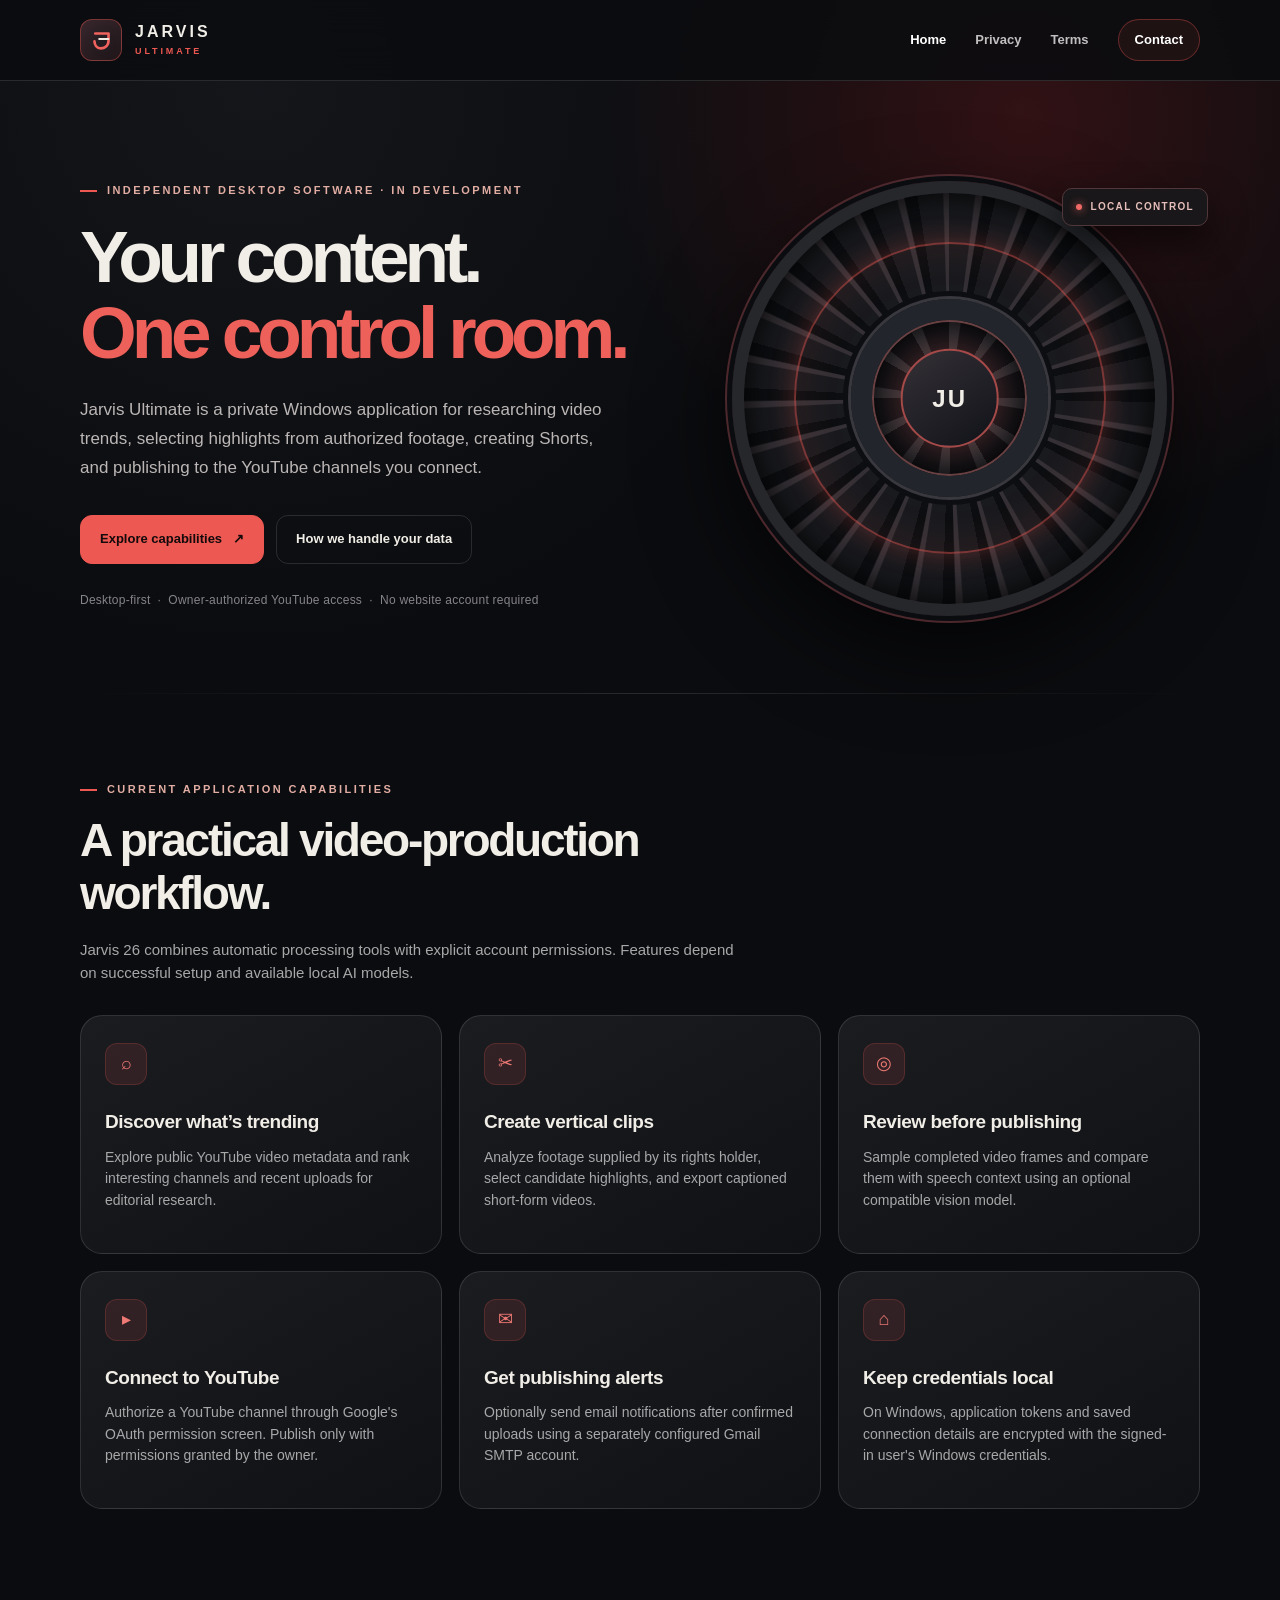
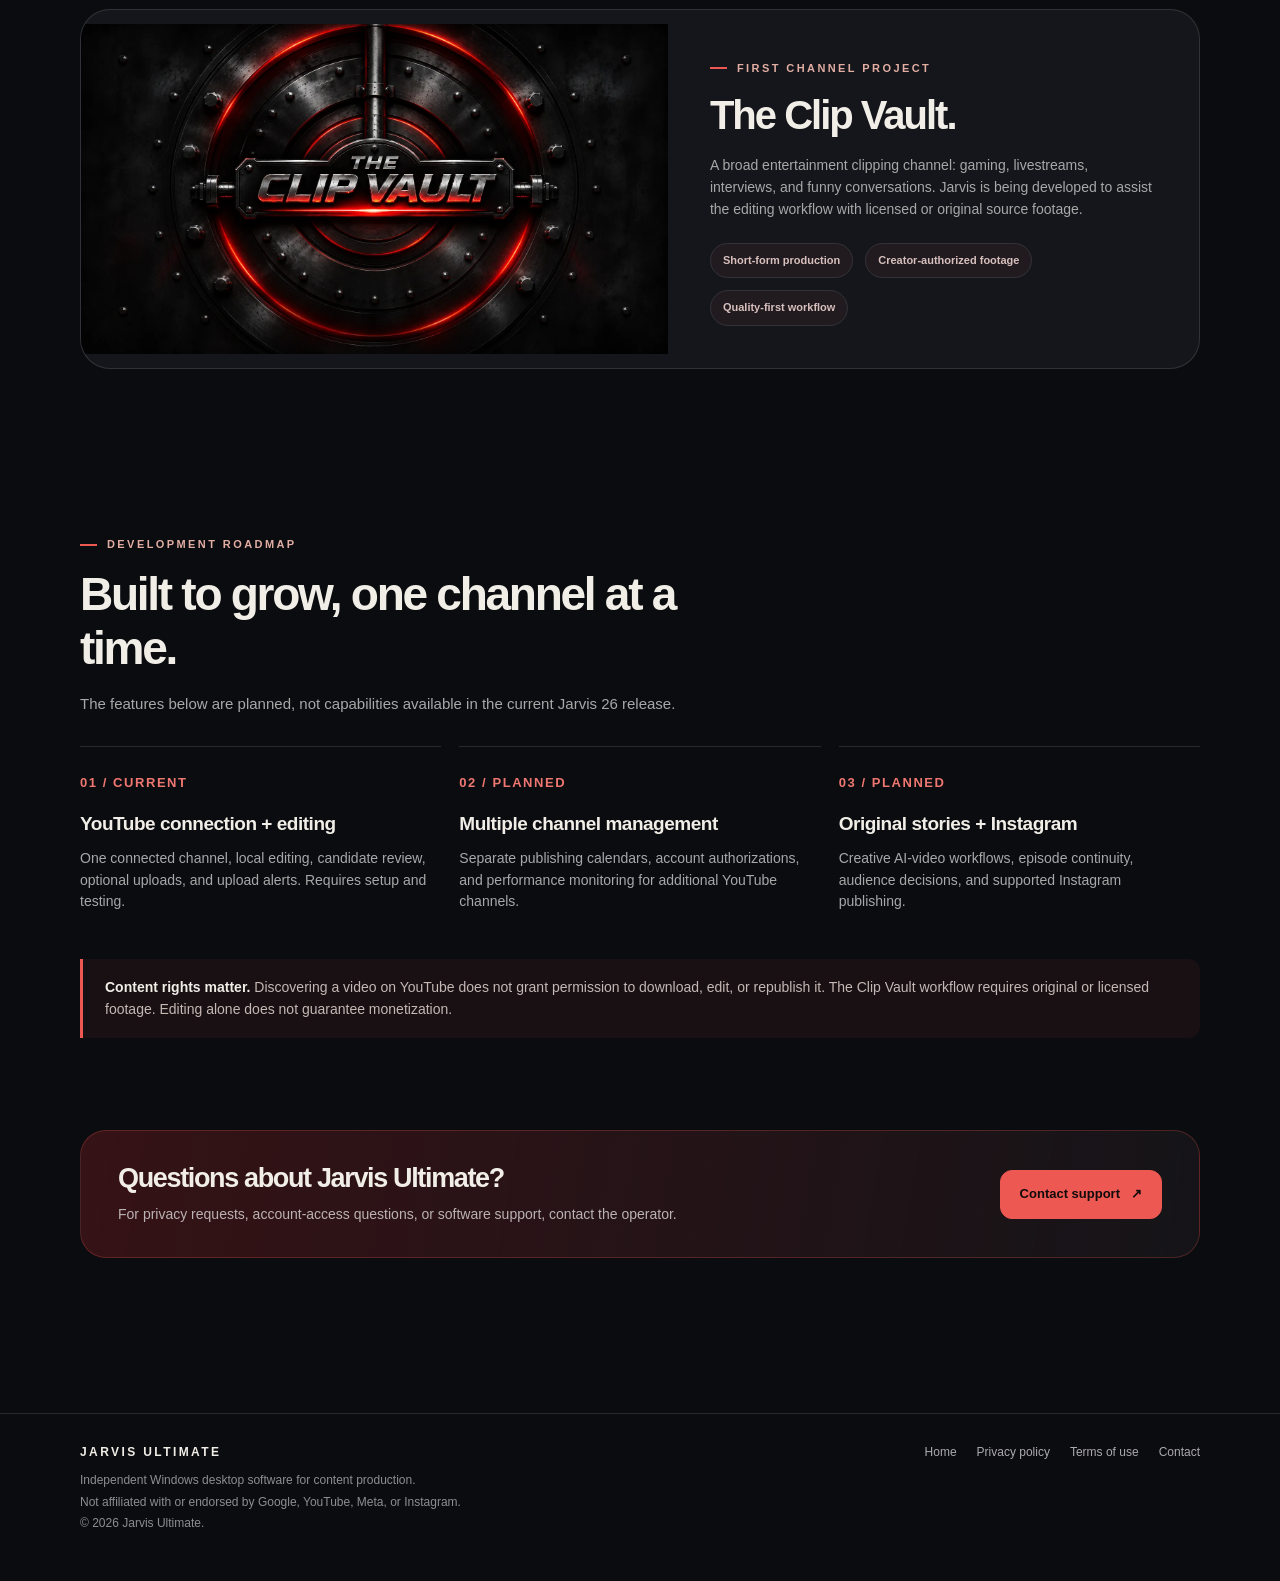
<file: index.html>
<!doctype html><html lang="en"><head><meta charset="utf-8"><meta name="viewport" content="width=device-width, initial-scale=1"><meta name="theme-color" content="#0b0c0f"><meta name="description" content="Jarvis Ultimate is an independent Windows desktop app for YouTube trend research, authorized-footage clipping, Shorts editing, and owner-approved publishing."><title>Jarvis Ultimate — Desktop Content Production</title><link rel="icon" type="image/svg+xml" href="assets/favicon.svg"><link rel="stylesheet" href="assets/site.css"></head><body><a class="skip" href="#main">Skip to content</a><header class="topbar"><div class="wrap nav"><a class="brand" href="index.html" aria-label="Jarvis Ultimate home"><span class="mark" aria-hidden="true"><svg viewBox="0 0 32 32" fill="none"><path d="M8 7H25V16C25 23 20 26 15 26C10 26 7 22 7 17" stroke="#ef625d" stroke-width="3.4" stroke-linecap="round" stroke-linejoin="round"/><path d="M13 14H25" stroke="#f1e9e2" stroke-width="2.5" stroke-linecap="round"/></svg></span><span class="brand-copy"><strong>JARVIS</strong><small>ULTIMATE</small></span></a><nav aria-label="Main navigation" class="nav-links"><a href="index.html" aria-current="page">Home</a><a href="privacy.html">Privacy</a><a href="terms.html">Terms</a><a class="nav-cta" href="index.html#contact">Contact</a></nav></div></header><main id="main"><section class="wrap hero"><div><span class="eyebrow">Independent desktop software · In development</span><h1>Your content.<br><span>One control room.</span></h1><p class="lead">Jarvis Ultimate is a private Windows application for researching video trends, selecting highlights from authorized footage, creating Shorts, and publishing to the YouTube channels you connect.</p><div class="hero-actions"><a class="btn btn-primary" href="#capabilities">Explore capabilities <span aria-hidden="true">↗</span></a><a class="btn btn-outline" href="privacy.html">How we handle your data</a></div><p class="micro">Desktop-first &nbsp;·&nbsp; Owner-authorized YouTube access &nbsp;·&nbsp; No website account required</p></div><div class="hero-art" aria-hidden="true"><div class="vault-ring"><div class="vault-center">JU</div></div><span class="orbit"><i></i> Local control</span></div></section>
<div class="wrap"><div class="divider"></div></div>
<section class="wrap section" id="capabilities"><div class="section-heading"><span class="eyebrow">Current application capabilities</span><h2>A practical video-production workflow.</h2><p>Jarvis 26 combines automatic processing tools with explicit account permissions. Features depend on successful setup and available local AI models.</p></div><div class="features"><article class="feature"><div class="feature-icon" aria-hidden="true">⌕</div><h3>Discover what’s trending</h3><p>Explore public YouTube video metadata and rank interesting channels and recent uploads for editorial research.</p></article><article class="feature"><div class="feature-icon" aria-hidden="true">✂</div><h3>Create vertical clips</h3><p>Analyze footage supplied by its rights holder, select candidate highlights, and export captioned short-form videos.</p></article><article class="feature"><div class="feature-icon" aria-hidden="true">◎</div><h3>Review before publishing</h3><p>Sample completed video frames and compare them with speech context using an optional compatible vision model.</p></article><article class="feature"><div class="feature-icon" aria-hidden="true">▸</div><h3>Connect to YouTube</h3><p>Authorize a YouTube channel through Google's OAuth permission screen. Publish only with permissions granted by the owner.</p></article><article class="feature"><div class="feature-icon" aria-hidden="true">✉</div><h3>Get publishing alerts</h3><p>Optionally send email notifications after confirmed uploads using a separately configured Gmail SMTP account.</p></article><article class="feature"><div class="feature-icon" aria-hidden="true">⌂</div><h3>Keep credentials local</h3><p>On Windows, application tokens and saved connection details are encrypted with the signed-in user's Windows credentials.</p></article></div></section>
<section class="wrap section" style="padding-top:20px"><div class="showcase"><div class="showcase-media"><img src="assets/clip-vault-art.webp" alt="The Clip Vault cinematic metallic bank vault artwork" loading="lazy"></div><div class="showcase-copy"><span class="eyebrow">First channel project</span><h2>The Clip Vault.</h2><p>A broad entertainment clipping channel: gaming, livestreams, interviews, and funny conversations. Jarvis is being developed to assist the editing workflow with licensed or original source footage.</p><div class="statline"><span>Short-form production</span><span>Creator-authorized footage</span><span>Quality-first workflow</span></div></div></div></section>
<section class="wrap section" id="roadmap"><div class="section-heading"><span class="eyebrow">Development roadmap</span><h2>Built to grow, one channel at a time.</h2><p>The features below are planned, not capabilities available in the current Jarvis 26 release.</p></div><div class="roadmap"><article class="step"><div class="stepnum">01 / CURRENT</div><h3>YouTube connection + editing</h3><p>One connected channel, local editing, candidate review, optional uploads, and upload alerts. Requires setup and testing.</p></article><article class="step"><div class="stepnum">02 / PLANNED</div><h3>Multiple channel management</h3><p>Separate publishing calendars, account authorizations, and performance monitoring for additional YouTube channels.</p></article><article class="step"><div class="stepnum">03 / PLANNED</div><h3>Original stories + Instagram</h3><p>Creative AI-video workflows, episode continuity, audience decisions, and supported Instagram publishing.</p></article></div><div class="notice" style="margin-top:32px"><strong>Content rights matter.</strong> Discovering a video on YouTube does not grant permission to download, edit, or republish it. The Clip Vault workflow requires original or licensed footage. Editing alone does not guarantee monetization.</div></section>
<section class="wrap section" id="contact" style="padding-top:12px"><div class="cta-band"><div><h2>Questions about Jarvis Ultimate?</h2><p>For privacy requests, account-access questions, or software support, contact the operator.</p></div><a class="btn btn-primary" href="mailto:CONTACT_EMAIL_HERE">Contact support <span aria-hidden="true">↗</span></a></div></section></main><footer class="footer"><div class="wrap footrow"><div><div style="font-size:12px;font-weight:850;letter-spacing:.20em;margin-bottom:8px">JARVIS ULTIMATE</div><small>Independent Windows desktop software for content production.<br>Not affiliated with or endorsed by Google, YouTube, Meta, or Instagram.<br>© 2026 Jarvis Ultimate.</small></div><nav aria-label="Footer links" class="footer-links"><a href="index.html">Home</a><a href="privacy.html">Privacy policy</a><a href="terms.html">Terms of use</a><a href="mailto:CONTACT_EMAIL_HERE">Contact</a></nav></div></footer></body></html>
</file>
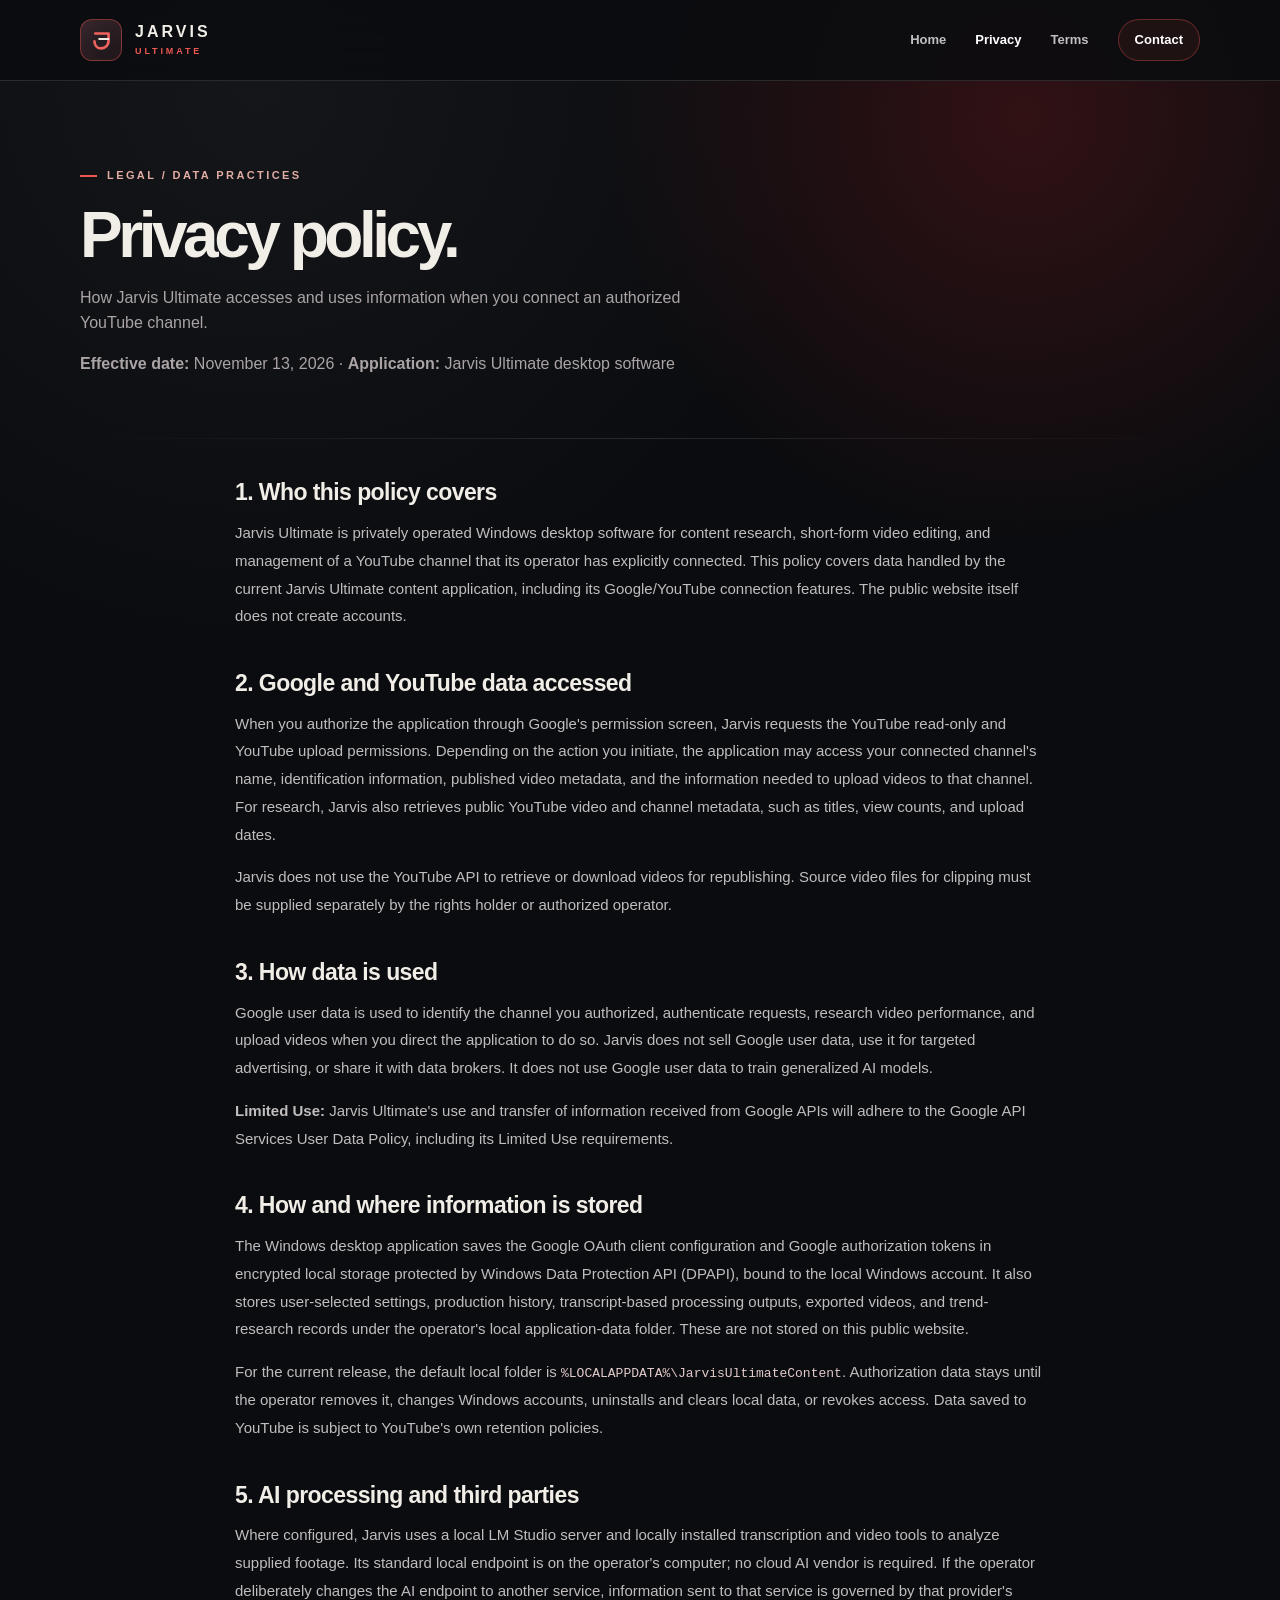
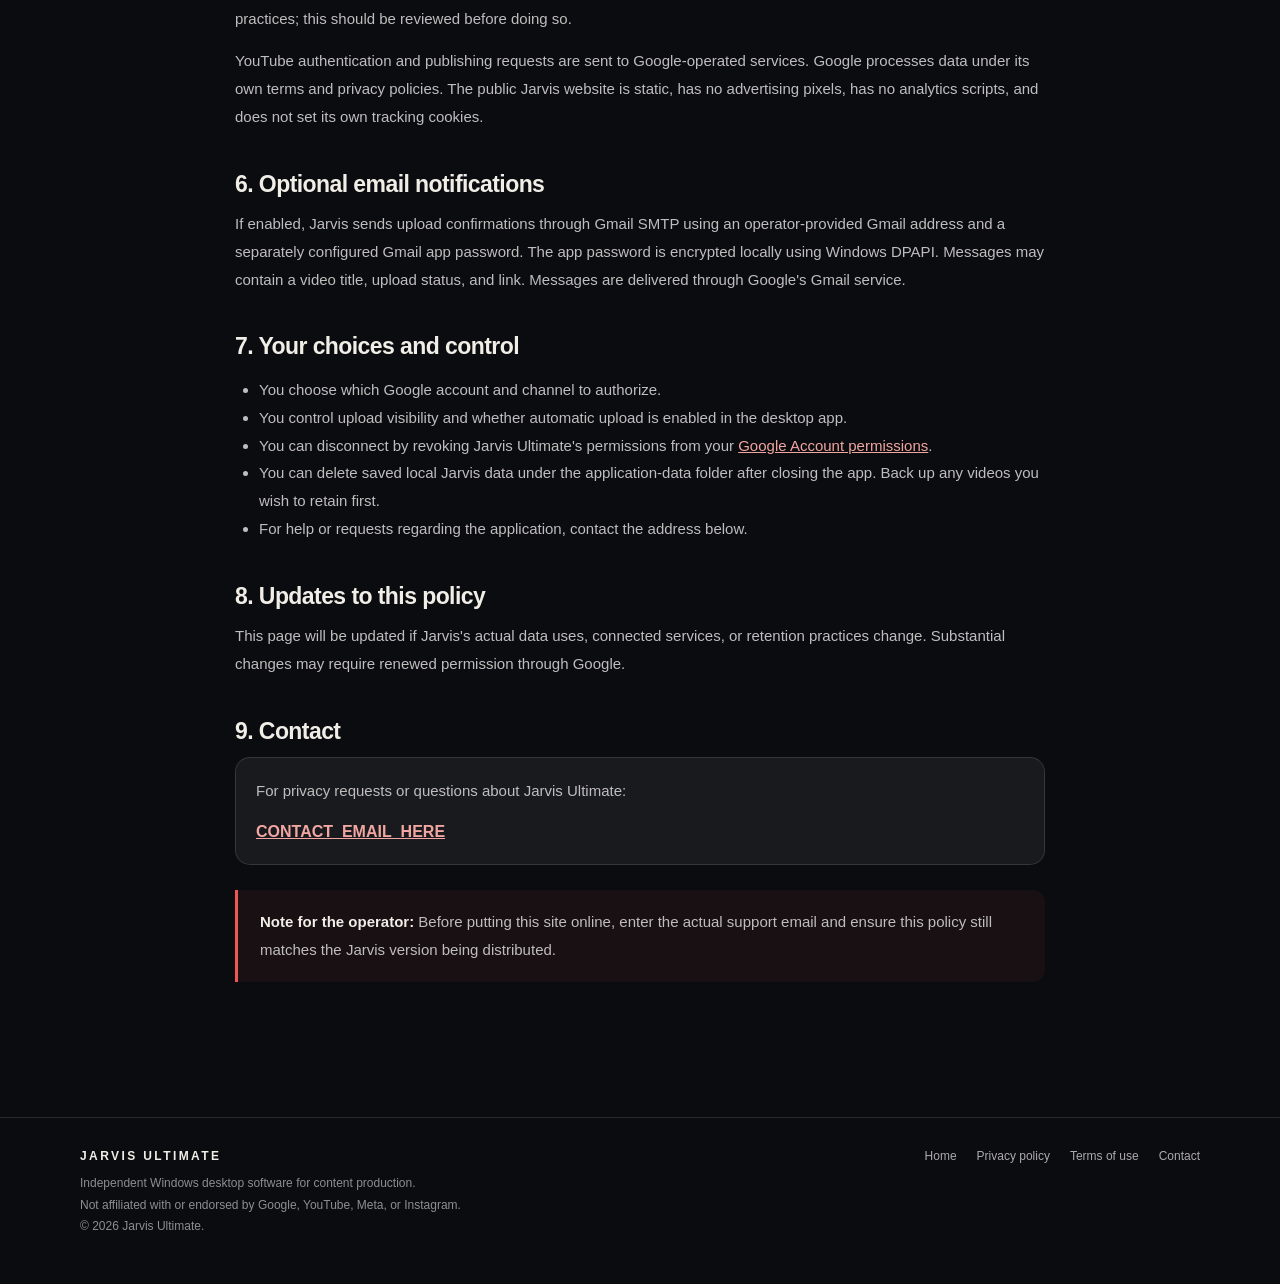
<file: privacy.html>
<!doctype html><html lang="en"><head><meta charset="utf-8"><meta name="viewport" content="width=device-width, initial-scale=1"><meta name="theme-color" content="#0b0c0f"><meta name="description" content="Privacy policy for Jarvis Ultimate, an independent Windows desktop application using Google OAuth and YouTube APIs."><title>Privacy Policy — Jarvis Ultimate</title><link rel="icon" type="image/svg+xml" href="assets/favicon.svg"><link rel="stylesheet" href="assets/site.css"></head><body><a class="skip" href="#main">Skip to content</a><header class="topbar"><div class="wrap nav"><a class="brand" href="index.html" aria-label="Jarvis Ultimate home"><span class="mark" aria-hidden="true"><svg viewBox="0 0 32 32" fill="none"><path d="M8 7H25V16C25 23 20 26 15 26C10 26 7 22 7 17" stroke="#ef625d" stroke-width="3.4" stroke-linecap="round" stroke-linejoin="round"/><path d="M13 14H25" stroke="#f1e9e2" stroke-width="2.5" stroke-linecap="round"/></svg></span><span class="brand-copy"><strong>JARVIS</strong><small>ULTIMATE</small></span></a><nav aria-label="Main navigation" class="nav-links"><a href="index.html">Home</a><a href="privacy.html" aria-current="page">Privacy</a><a href="terms.html">Terms</a><a class="nav-cta" href="index.html#contact">Contact</a></nav></div></header><main id="main"><div class="wrap"><div class="legal-head"><span class="eyebrow">Legal / Data practices</span><h1>Privacy policy.</h1><p>How Jarvis Ultimate accesses and uses information when you connect an authorized YouTube channel.</p><p><strong>Effective date:</strong> November 13, 2026 · <strong>Application:</strong> Jarvis Ultimate desktop software</p></div><div class="divider"></div><article class="legal"><h2>1. Who this policy covers</h2><p>Jarvis Ultimate is privately operated Windows desktop software for content research, short-form video editing, and management of a YouTube channel that its operator has explicitly connected. This policy covers data handled by the current Jarvis Ultimate content application, including its Google/YouTube connection features. The public website itself does not create accounts.</p><h2>2. Google and YouTube data accessed</h2><p>When you authorize the application through Google's permission screen, Jarvis requests the YouTube read-only and YouTube upload permissions. Depending on the action you initiate, the application may access your connected channel's name, identification information, published video metadata, and the information needed to upload videos to that channel. For research, Jarvis also retrieves public YouTube video and channel metadata, such as titles, view counts, and upload dates.</p><p>Jarvis does not use the YouTube API to retrieve or download videos for republishing. Source video files for clipping must be supplied separately by the rights holder or authorized operator.</p><h2>3. How data is used</h2><p>Google user data is used to identify the channel you authorized, authenticate requests, research video performance, and upload videos when you direct the application to do so. Jarvis does not sell Google user data, use it for targeted advertising, or share it with data brokers. It does not use Google user data to train generalized AI models.</p><p><strong>Limited Use:</strong> Jarvis Ultimate's use and transfer of information received from Google APIs will adhere to the Google API Services User Data Policy, including its Limited Use requirements.</p><h2>4. How and where information is stored</h2><p>The Windows desktop application saves the Google OAuth client configuration and Google authorization tokens in encrypted local storage protected by Windows Data Protection API (DPAPI), bound to the local Windows account. It also stores user-selected settings, production history, transcript-based processing outputs, exported videos, and trend-research records under the operator's local application-data folder. These are not stored on this public website.</p><p>For the current release, the default local folder is <code>%LOCALAPPDATA%\JarvisUltimateContent</code>. Authorization data stays until the operator removes it, changes Windows accounts, uninstalls and clears local data, or revokes access. Data saved to YouTube is subject to YouTube's own retention policies.</p><h2>5. AI processing and third parties</h2><p>Where configured, Jarvis uses a local LM Studio server and locally installed transcription and video tools to analyze supplied footage. Its standard local endpoint is on the operator's computer; no cloud AI vendor is required. If the operator deliberately changes the AI endpoint to another service, information sent to that service is governed by that provider's practices; this should be reviewed before doing so.</p><p>YouTube authentication and publishing requests are sent to Google-operated services. Google processes data under its own terms and privacy policies. The public Jarvis website is static, has no advertising pixels, has no analytics scripts, and does not set its own tracking cookies.</p><h2>6. Optional email notifications</h2><p>If enabled, Jarvis sends upload confirmations through Gmail SMTP using an operator-provided Gmail address and a separately configured Gmail app password. The app password is encrypted locally using Windows DPAPI. Messages may contain a video title, upload status, and link. Messages are delivered through Google's Gmail service.</p><h2>7. Your choices and control</h2><ul><li>You choose which Google account and channel to authorize.</li><li>You control upload visibility and whether automatic upload is enabled in the desktop app.</li><li>You can disconnect by revoking Jarvis Ultimate's permissions from your <a href="https://myaccount.google.com/permissions" rel="noopener noreferrer" target="_blank">Google Account permissions</a>.</li><li>You can delete saved local Jarvis data under the application-data folder after closing the app. Back up any videos you wish to retain first.</li><li>For help or requests regarding the application, contact the address below.</li></ul><h2>8. Updates to this policy</h2><p>This page will be updated if Jarvis's actual data uses, connected services, or retention practices change. Substantial changes may require renewed permission through Google.</p><h2>9. Contact</h2><div class="contact"><p>For privacy requests or questions about Jarvis Ultimate:</p><a href="mailto:CONTACT_EMAIL_HERE">CONTACT_EMAIL_HERE</a></div><p class="notice"><strong>Note for the operator:</strong> Before putting this site online, enter the actual support email and ensure this policy still matches the Jarvis version being distributed.</p></article></div></main><footer class="footer"><div class="wrap footrow"><div><div style="font-size:12px;font-weight:850;letter-spacing:.20em;margin-bottom:8px">JARVIS ULTIMATE</div><small>Independent Windows desktop software for content production.<br>Not affiliated with or endorsed by Google, YouTube, Meta, or Instagram.<br>© 2026 Jarvis Ultimate.</small></div><nav aria-label="Footer links" class="footer-links"><a href="index.html">Home</a><a href="privacy.html">Privacy policy</a><a href="terms.html">Terms of use</a><a href="mailto:CONTACT_EMAIL_HERE">Contact</a></nav></div></footer></body></html>
</file>
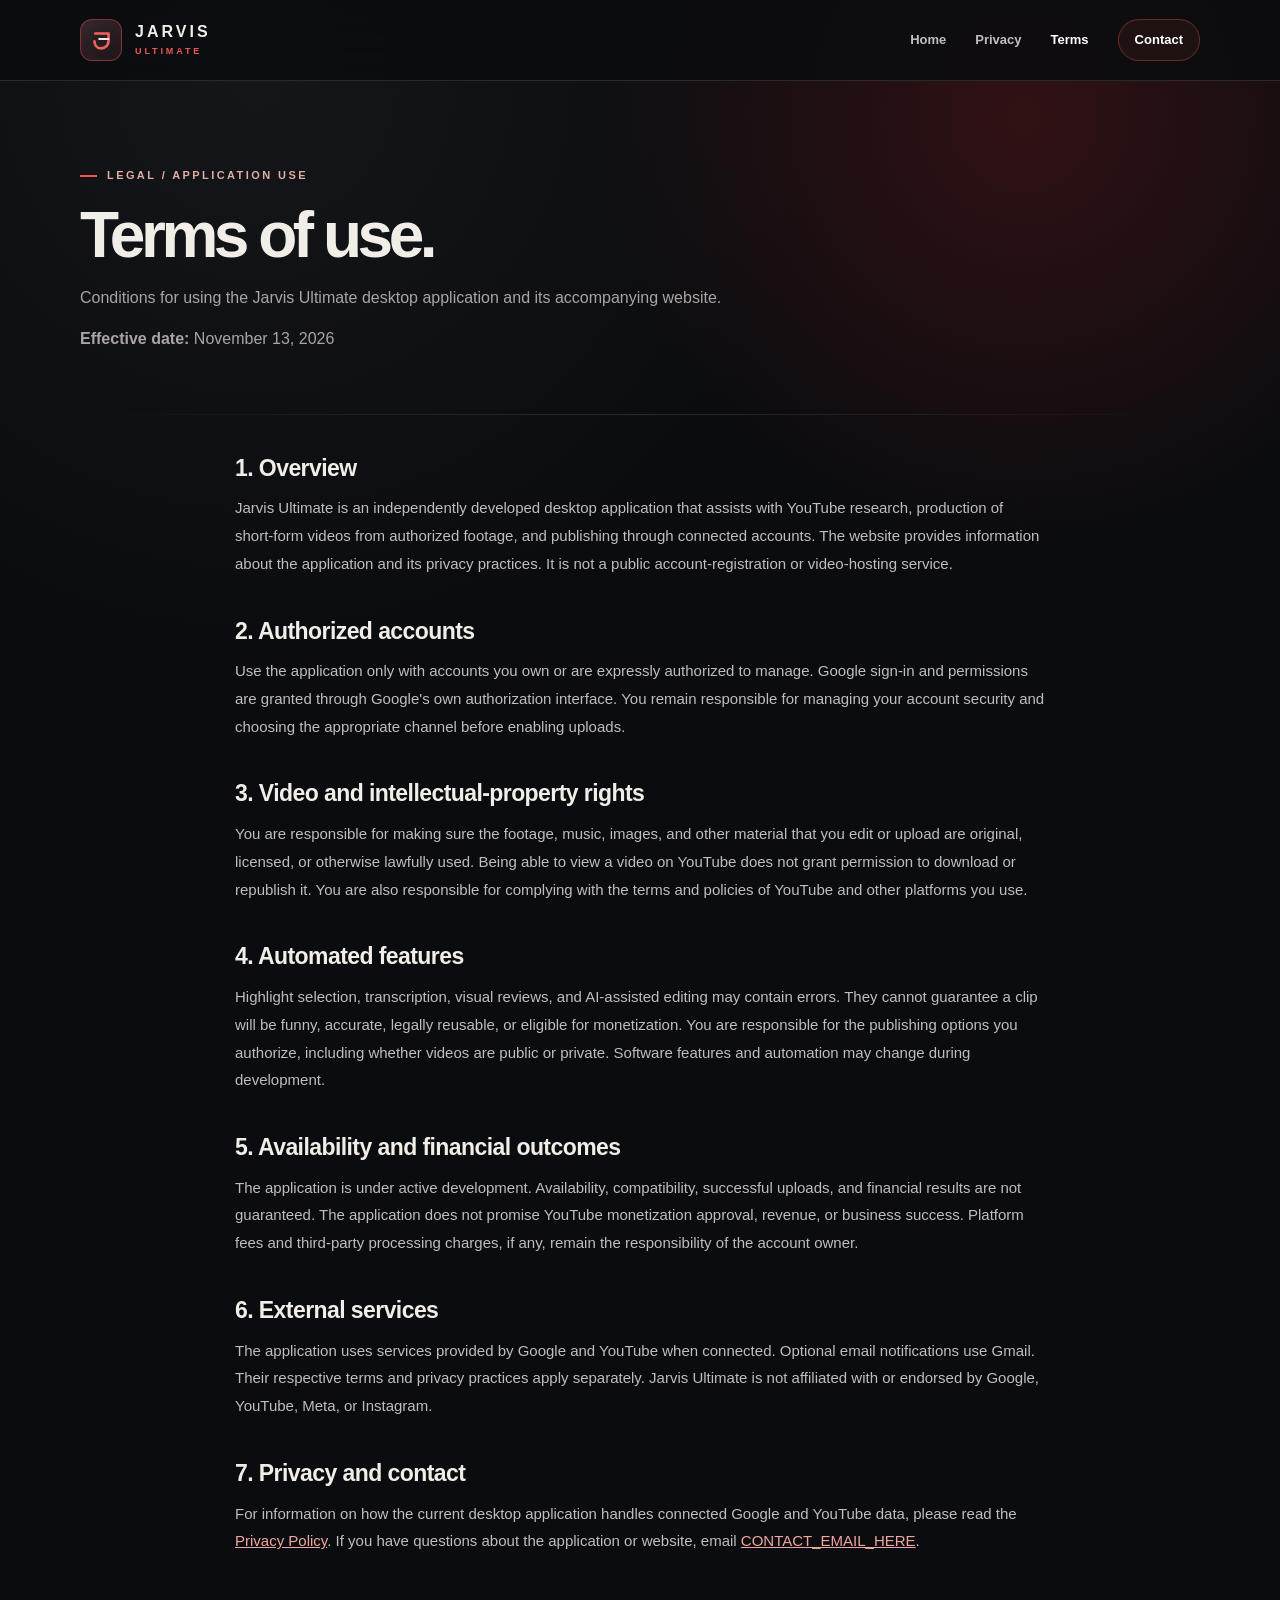
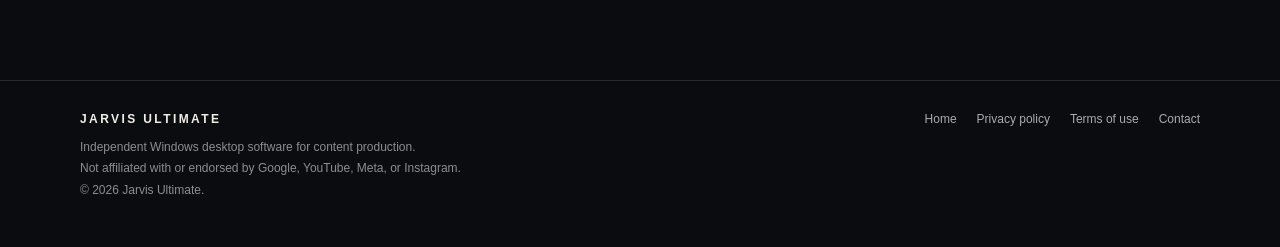
<file: terms.html>
<!doctype html><html lang="en"><head><meta charset="utf-8"><meta name="viewport" content="width=device-width, initial-scale=1"><meta name="theme-color" content="#0b0c0f"><meta name="description" content="Terms of use for the Jarvis Ultimate desktop content-production application and informational website."><title>Terms of Use — Jarvis Ultimate</title><link rel="icon" type="image/svg+xml" href="assets/favicon.svg"><link rel="stylesheet" href="assets/site.css"></head><body><a class="skip" href="#main">Skip to content</a><header class="topbar"><div class="wrap nav"><a class="brand" href="index.html" aria-label="Jarvis Ultimate home"><span class="mark" aria-hidden="true"><svg viewBox="0 0 32 32" fill="none"><path d="M8 7H25V16C25 23 20 26 15 26C10 26 7 22 7 17" stroke="#ef625d" stroke-width="3.4" stroke-linecap="round" stroke-linejoin="round"/><path d="M13 14H25" stroke="#f1e9e2" stroke-width="2.5" stroke-linecap="round"/></svg></span><span class="brand-copy"><strong>JARVIS</strong><small>ULTIMATE</small></span></a><nav aria-label="Main navigation" class="nav-links"><a href="index.html">Home</a><a href="privacy.html">Privacy</a><a href="terms.html" aria-current="page">Terms</a><a class="nav-cta" href="index.html#contact">Contact</a></nav></div></header><main id="main"><div class="wrap"><div class="legal-head"><span class="eyebrow">Legal / Application use</span><h1>Terms of use.</h1><p>Conditions for using the Jarvis Ultimate desktop application and its accompanying website.</p><p><strong>Effective date:</strong> November 13, 2026</p></div><div class="divider"></div><article class="legal"><h2>1. Overview</h2><p>Jarvis Ultimate is an independently developed desktop application that assists with YouTube research, production of short-form videos from authorized footage, and publishing through connected accounts. The website provides information about the application and its privacy practices. It is not a public account-registration or video-hosting service.</p><h2>2. Authorized accounts</h2><p>Use the application only with accounts you own or are expressly authorized to manage. Google sign-in and permissions are granted through Google's own authorization interface. You remain responsible for managing your account security and choosing the appropriate channel before enabling uploads.</p><h2>3. Video and intellectual-property rights</h2><p>You are responsible for making sure the footage, music, images, and other material that you edit or upload are original, licensed, or otherwise lawfully used. Being able to view a video on YouTube does not grant permission to download or republish it. You are also responsible for complying with the terms and policies of YouTube and other platforms you use.</p><h2>4. Automated features</h2><p>Highlight selection, transcription, visual reviews, and AI-assisted editing may contain errors. They cannot guarantee a clip will be funny, accurate, legally reusable, or eligible for monetization. You are responsible for the publishing options you authorize, including whether videos are public or private. Software features and automation may change during development.</p><h2>5. Availability and financial outcomes</h2><p>The application is under active development. Availability, compatibility, successful uploads, and financial results are not guaranteed. The application does not promise YouTube monetization approval, revenue, or business success. Platform fees and third-party processing charges, if any, remain the responsibility of the account owner.</p><h2>6. External services</h2><p>The application uses services provided by Google and YouTube when connected. Optional email notifications use Gmail. Their respective terms and privacy practices apply separately. Jarvis Ultimate is not affiliated with or endorsed by Google, YouTube, Meta, or Instagram.</p><h2>7. Privacy and contact</h2><p>For information on how the current desktop application handles connected Google and YouTube data, please read the <a href="privacy.html">Privacy Policy</a>. If you have questions about the application or website, email <a href="mailto:CONTACT_EMAIL_HERE">CONTACT_EMAIL_HERE</a>.</p></article></div></main><footer class="footer"><div class="wrap footrow"><div><div style="font-size:12px;font-weight:850;letter-spacing:.20em;margin-bottom:8px">JARVIS ULTIMATE</div><small>Independent Windows desktop software for content production.<br>Not affiliated with or endorsed by Google, YouTube, Meta, or Instagram.<br>© 2026 Jarvis Ultimate.</small></div><nav aria-label="Footer links" class="footer-links"><a href="index.html">Home</a><a href="privacy.html">Privacy policy</a><a href="terms.html">Terms of use</a><a href="mailto:CONTACT_EMAIL_HERE">Contact</a></nav></div></footer></body></html>
</file>
<file: assets/site.css>
/* Jarvis Ultimate — static, no third-party trackers or scripts */
:root{--bg:#0b0c0f;--bg2:#111317;--panel:#15171c;--panel-hi:#1c1f25;--text:#f1ede7;--muted:#a8a8a9;--muted2:#7d8088;--line:rgba(255,255,255,.12);--red:#ed5852;--red2:#b32d33;--warm:#f2b49e;--radius:22px;--max:1120px}
*{box-sizing:border-box}html{scroll-behavior:smooth}body{margin:0;background:var(--bg);color:var(--text);font-family:Inter,ui-sans-serif,-apple-system,BlinkMacSystemFont,"Segoe UI",Arial,sans-serif;line-height:1.55}body::before{content:"";position:absolute;inset:0 0 auto;min-height:830px;z-index:-1;background:radial-gradient(circle at 80% 14%,rgba(185,37,40,.22),transparent 34%),radial-gradient(circle at 20% 10%,rgba(83,94,107,.12),transparent 45%);pointer-events:none}a{color:inherit}a:hover{text-decoration-color:var(--red)}img{max-width:100%;height:auto}button{font:inherit}::selection{background:var(--red2);color:#fff}.skip{position:absolute;transform:translateY(-200%);background:white;color:black;padding:.8rem 1rem;z-index:30}.skip:focus{transform:none}
.wrap{width:min(var(--max),calc(100% - 42px));margin-inline:auto}.topbar{border-bottom:1px solid var(--line);background:rgba(12,13,16,.9);backdrop-filter:blur(18px);position:sticky;top:0;z-index:20}.nav{height:80px;display:flex;align-items:center;justify-content:space-between;gap:24px}.brand{text-decoration:none;display:flex;gap:13px;align-items:center}.mark{width:42px;height:42px;border:1px solid rgba(237,88,82,.47);background:linear-gradient(145deg,#272329,#0c1014);border-radius:12px;display:grid;place-items:center;box-shadow:0 0 35px rgba(237,88,82,.14) inset}.mark svg{width:25px;height:25px}.brand-copy{display:flex;flex-direction:column;line-height:1.06}.brand-copy strong{font-size:16px;letter-spacing:.19em;font-weight:800}.brand-copy small{font-size:9px;letter-spacing:.32em;color:var(--red);margin-top:6px;font-weight:750}.nav-links{display:flex;align-items:center;gap:29px}.nav-links a{text-decoration:none;color:#c1bfc0;font-size:13px;font-weight:600}.nav-links a:hover,.nav-links a[aria-current=page]{color:#fff}.nav-links .nav-cta{border:1px solid rgba(237,88,82,.36);border-radius:999px;padding:10px 16px;color:#fff;background:rgba(237,88,82,.08)}
.hero{padding:92px 0 70px;display:grid;grid-template-columns:1.06fr .94fr;align-items:center;gap:55px;min-height:585px}.eyebrow{display:inline-flex;align-items:center;gap:10px;font-weight:800;letter-spacing:.22em;font-size:11px;text-transform:uppercase;color:#e2ada3}.eyebrow:before{content:"";display:inline-block;width:17px;height:2px;background:var(--red)}h1,h2,h3,p{margin-top:0}h1{font-size:clamp(45px,5.7vw,76px);font-weight:850;letter-spacing:-.07em;line-height:1.05;margin:19px 0 23px}h1 span{color:#ee605a}h2{font-size:clamp(29px,3.6vw,48px);letter-spacing:-.05em;line-height:1.16;margin:15px 0 17px}h3{font-size:19px;letter-spacing:-.025em;margin-bottom:10px}.lead{max-width:540px;color:#bcb7b6;font-size:17px;line-height:1.72}.hero-actions{display:flex;gap:12px;flex-wrap:wrap;margin-top:33px}.btn{display:inline-flex;gap:11px;align-items:center;justify-content:center;padding:13px 19px;font-weight:750;font-size:13px;text-decoration:none;border-radius:12px;border:1px solid var(--line);transition:transform .18s,border-color .18s,background .18s}.btn:hover{transform:translateY(-2px)}.btn-primary{color:#130a0b;background:#ed5852;border-color:#ed5852}.btn-primary:hover{background:#fb6a63}.btn-outline:hover{border-color:var(--red)}.hero-art{min-height:450px;position:relative;display:grid;place-items:center;isolation:isolate}.hero-art::before{content:"";position:absolute;inset:5% 0;z-index:-1;filter:blur(34px);background:radial-gradient(circle,rgba(199,54,49,.26),transparent 58%)}.vault-ring{position:relative;width:min(100%,435px);aspect-ratio:1;border-radius:50%;background:repeating-conic-gradient(from 0deg,#191a1e 0deg 7deg,#343035 7.5deg 9deg,#0c0e11 9.5deg 13deg);border:12px solid #25272b;box-shadow:0 0 0 5px #0b0c0f,0 0 0 7px #4c282d,inset 0 0 36px #000,0 35px 90px rgba(0,0,0,.7)}.vault-ring::before{content:"";position:absolute;inset:12%;border:2px solid rgba(237,88,82,.46);border-radius:50%;box-shadow:0 0 27px rgba(237,88,82,.29),inset 0 0 45px rgba(237,88,82,.10)}.vault-ring::after{content:"";position:absolute;inset:26%;border:21px solid #22262c;border-radius:50%;box-shadow:0 0 0 3px #38383e,0 0 0 8px #0c0e12,inset 0 0 0 2px #6a4244,inset 0 0 32px #000;background:repeating-conic-gradient(#333337 0deg 8deg,#141519 9deg 30deg)}.vault-center{position:absolute;z-index:2;left:50%;top:50%;transform:translate(-50%,-50%);display:grid;place-items:center;width:24%;aspect-ratio:1;border:2px solid #a54a49;background:linear-gradient(145deg,#343036,#111319);box-shadow:0 0 30px rgba(237,88,82,.27);border-radius:50%;font-weight:900;letter-spacing:.09em;font-size:clamp(14px,2vw,24px)}.orbit{position:absolute;top:15px;right:-8px;border:1px solid #50383a;background:#191719;border-radius:10px;padding:10px 13px;color:#e6beba;font-size:10px;font-weight:750;letter-spacing:.13em;text-transform:uppercase;box-shadow:0 15px 35px #0009}.orbit i{display:inline-block;margin-right:5px;background:#f16965;border-radius:50%;height:6px;width:6px;box-shadow:0 0 9px #f16965}.micro{margin-top:27px;color:#85848a;font-size:12px;letter-spacing:.02em}
.section{padding:80px 0}.section-heading{max-width:660px;margin-bottom:31px}.section-heading p{color:var(--muted);font-size:15px}.divider{height:1px;background:linear-gradient(90deg,transparent,var(--line),transparent)}.features{display:grid;grid-template-columns:repeat(3,1fr);gap:17px}.feature{border:1px solid var(--line);background:linear-gradient(150deg,#1a1c20,#101115);padding:27px 24px;border-radius:var(--radius);min-height:230px}.feature-icon{width:42px;height:42px;border-radius:12px;display:grid;place-items:center;background:rgba(237,88,82,.12);color:#ef7974;font-size:18px;border:1px solid rgba(237,88,82,.2);margin-bottom:22px}.feature p,.showcase-copy p,.step p{color:var(--muted);font-size:14px}.pill{display:inline-block;color:#e6b1a8;font-size:10px;letter-spacing:.12em;text-transform:uppercase;font-weight:800}.showcase{border:1px solid var(--line);background:#15161b;border-radius:30px;overflow:hidden;display:grid;grid-template-columns:1.05fr .95fr;align-items:center}.showcase-media{min-height:290px;background:#08090a}.showcase-media img{display:block;width:100%;height:100%;min-height:290px;object-fit:cover;object-position:center}.showcase-copy{padding:42px}.showcase-copy h2{font-size:clamp(27px,3.3vw,40px)}.statline{display:flex;flex-wrap:wrap;gap:12px;margin-top:23px}.statline span{border:1px solid #343237;background:#211b20;padding:8px 12px;border-radius:99px;color:#d8c0bd;font-size:11px;font-weight:650}.roadmap{display:grid;grid-template-columns:repeat(3,1fr);gap:18px}.step{border-top:1px solid var(--line);padding:26px 10px 0 0}.stepnum{color:#ef7771;font-weight:800;letter-spacing:.12em;font-size:13px;margin-bottom:15px}.notice{border-left:3px solid var(--red);background:rgba(239,88,82,.06);padding:18px 22px;color:#c5b8b5;font-size:14px;border-radius:0 12px 12px 0}.notice strong{color:var(--text)}.cta-band{background:linear-gradient(100deg,rgba(195,40,44,.23),rgba(22,21,25,.94));border:1px solid rgba(235,88,82,.25);border-radius:26px;padding:32px 37px;display:flex;align-items:center;justify-content:space-between;gap:25px}.cta-band p{color:#bbb3b3;font-size:14px;margin:0}.cta-band h2{font-size:27px;margin:0 0 9px}.footer{margin-top:75px;border-top:1px solid var(--line);padding:29px 0 46px}.footrow{display:flex;align-items:flex-start;justify-content:space-between;gap:20px}.footer small{display:block;color:#8d8e91;font-size:12px;line-height:1.8}.footer-links{display:flex;gap:20px;flex-wrap:wrap}.footer-links a{color:#acaaad;text-decoration:none;font-size:12px}.footer-links a:hover{color:#fff}
.legal-head{padding:79px 0 46px;max-width:800px}.legal-head h1{font-size:clamp(42px,5vw,64px);margin:17px 0}.legal-head p{color:#aaa4a5;max-width:650px}.legal{max-width:810px;margin:0 auto;padding:0 0 35px}.legal h2{font-size:23px;letter-spacing:-.025em;margin:40px 0 13px}.legal p,.legal li{color:#c0bdbe;font-size:15px;line-height:1.85}.legal ul{padding-left:24px}.legal a{color:#f1a6a1}.legal code{font-size:13px;color:#e3cbcb;overflow-wrap:anywhere}.legal .notice{margin:25px 0}.legal .contact{padding:19px 20px;border:1px solid var(--line);border-radius:15px;background:#191a1e}.legal .contact a{font-weight:800;overflow-wrap:anywhere}.badge-draft{border:1px solid #754d3b;background:rgba(233,122,76,.13);color:#f1b78f;border-radius:999px;padding:5px 10px;font-size:11px;font-weight:750;display:inline-block;margin-top:9px}
@media(max-width:950px){.hero{gap:20px}.vault-ring{width:min(100%,320px)}.hero-art{min-height:345px}.features{grid-template-columns:repeat(2,1fr)}.showcase{grid-template-columns:1fr}.showcase-media img{max-height:310px}.showcase-copy{padding:30px}.roadmap{grid-template-columns:1fr 1fr}}
@media(max-width:650px){.wrap{width:min(var(--max),calc(100% - 30px))}.nav{height:auto;min-height:73px;flex-wrap:wrap;padding:12px 0;gap:15px}.brand-copy strong{font-size:13px}.nav-links{gap:14px}.nav-links a{font-size:12px}.nav-cta{display:none!important}.hero{padding:66px 0 40px;grid-template-columns:1fr;gap:5px}.hero-art{min-height:300px;overflow:hidden}.vault-ring{width:270px}.orbit{right:6px;top:12px}.lead{font-size:15px}h1{font-size:clamp(42px,12vw,65px)}.section{padding:57px 0}.features,.roadmap{grid-template-columns:1fr}.feature{min-height:auto}.cta-band{flex-direction:column;align-items:start;padding:25px}.footrow{flex-direction:column}.footer{margin-top:40px}.legal-head{padding:60px 0 27px}.legal h2{font-size:21px}}
@media(prefers-reduced-motion:reduce){html{scroll-behavior:auto}.btn{transition:none}}
</file>
